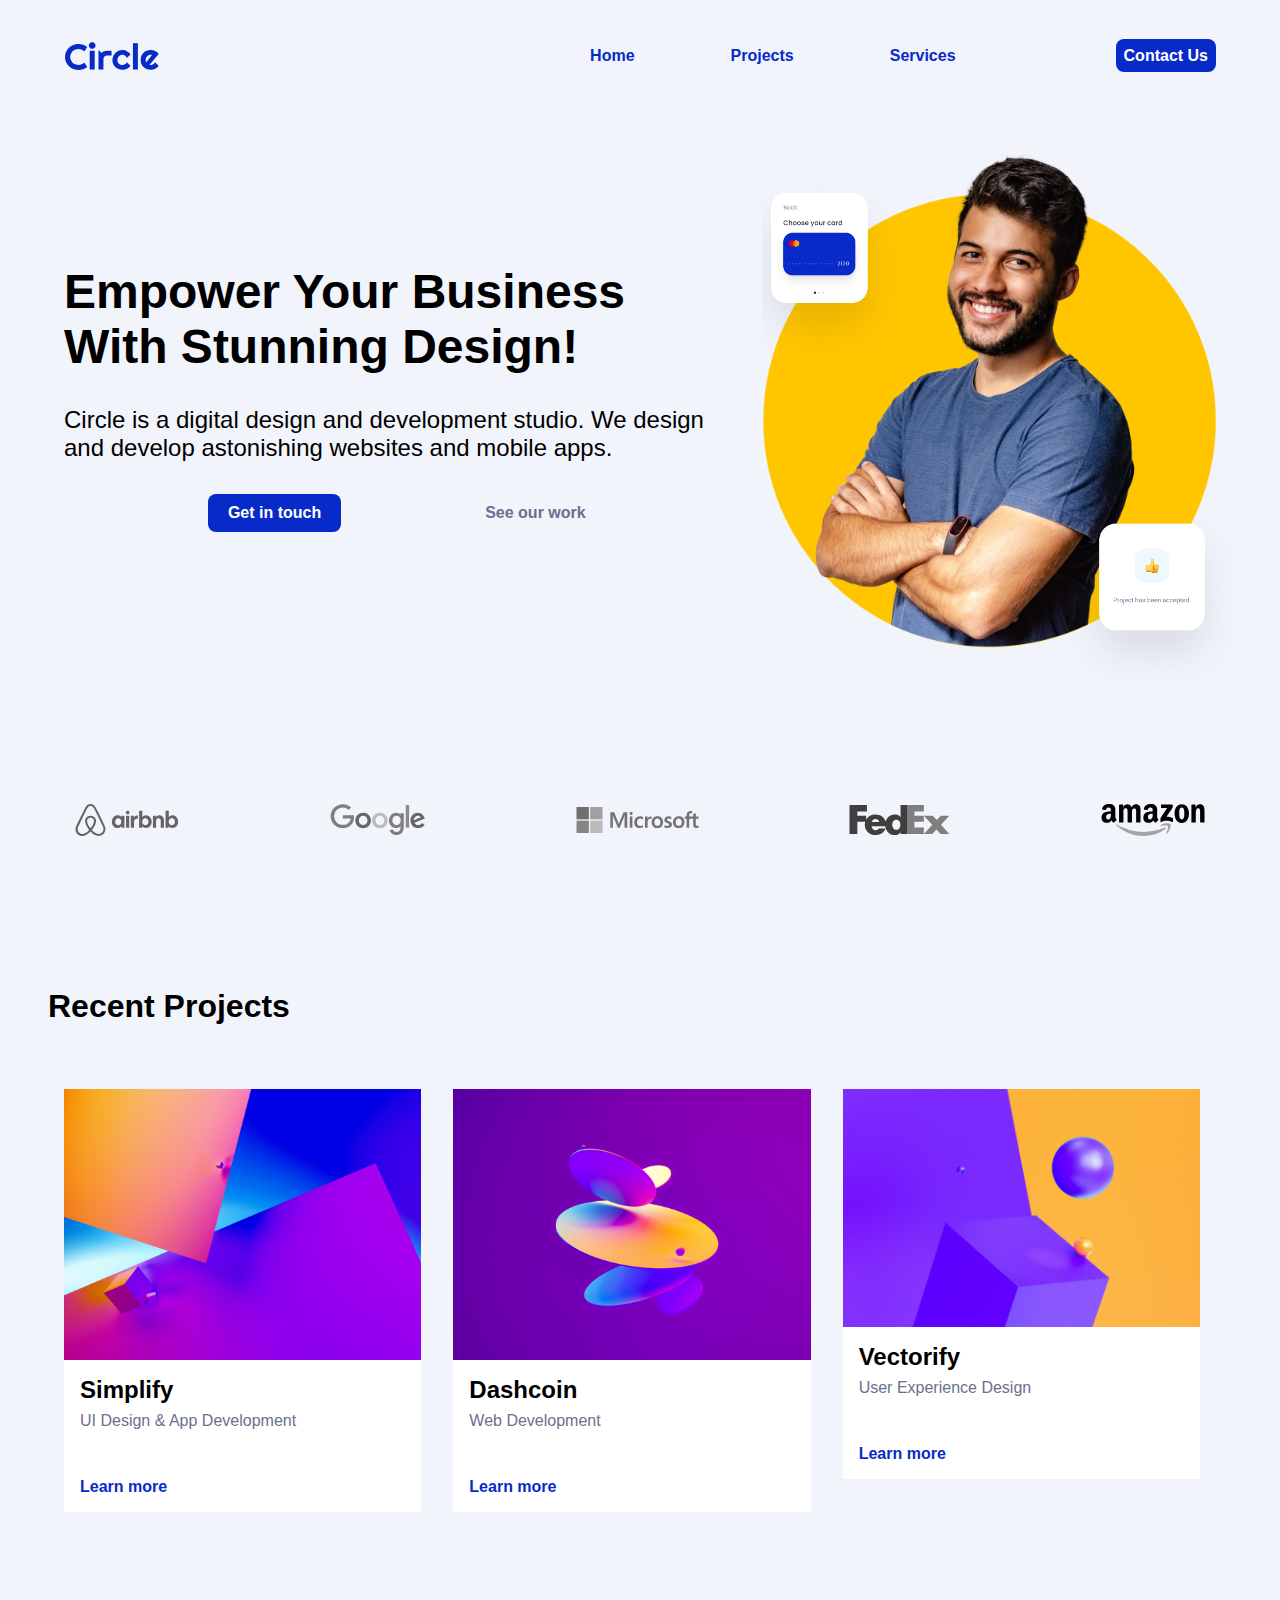
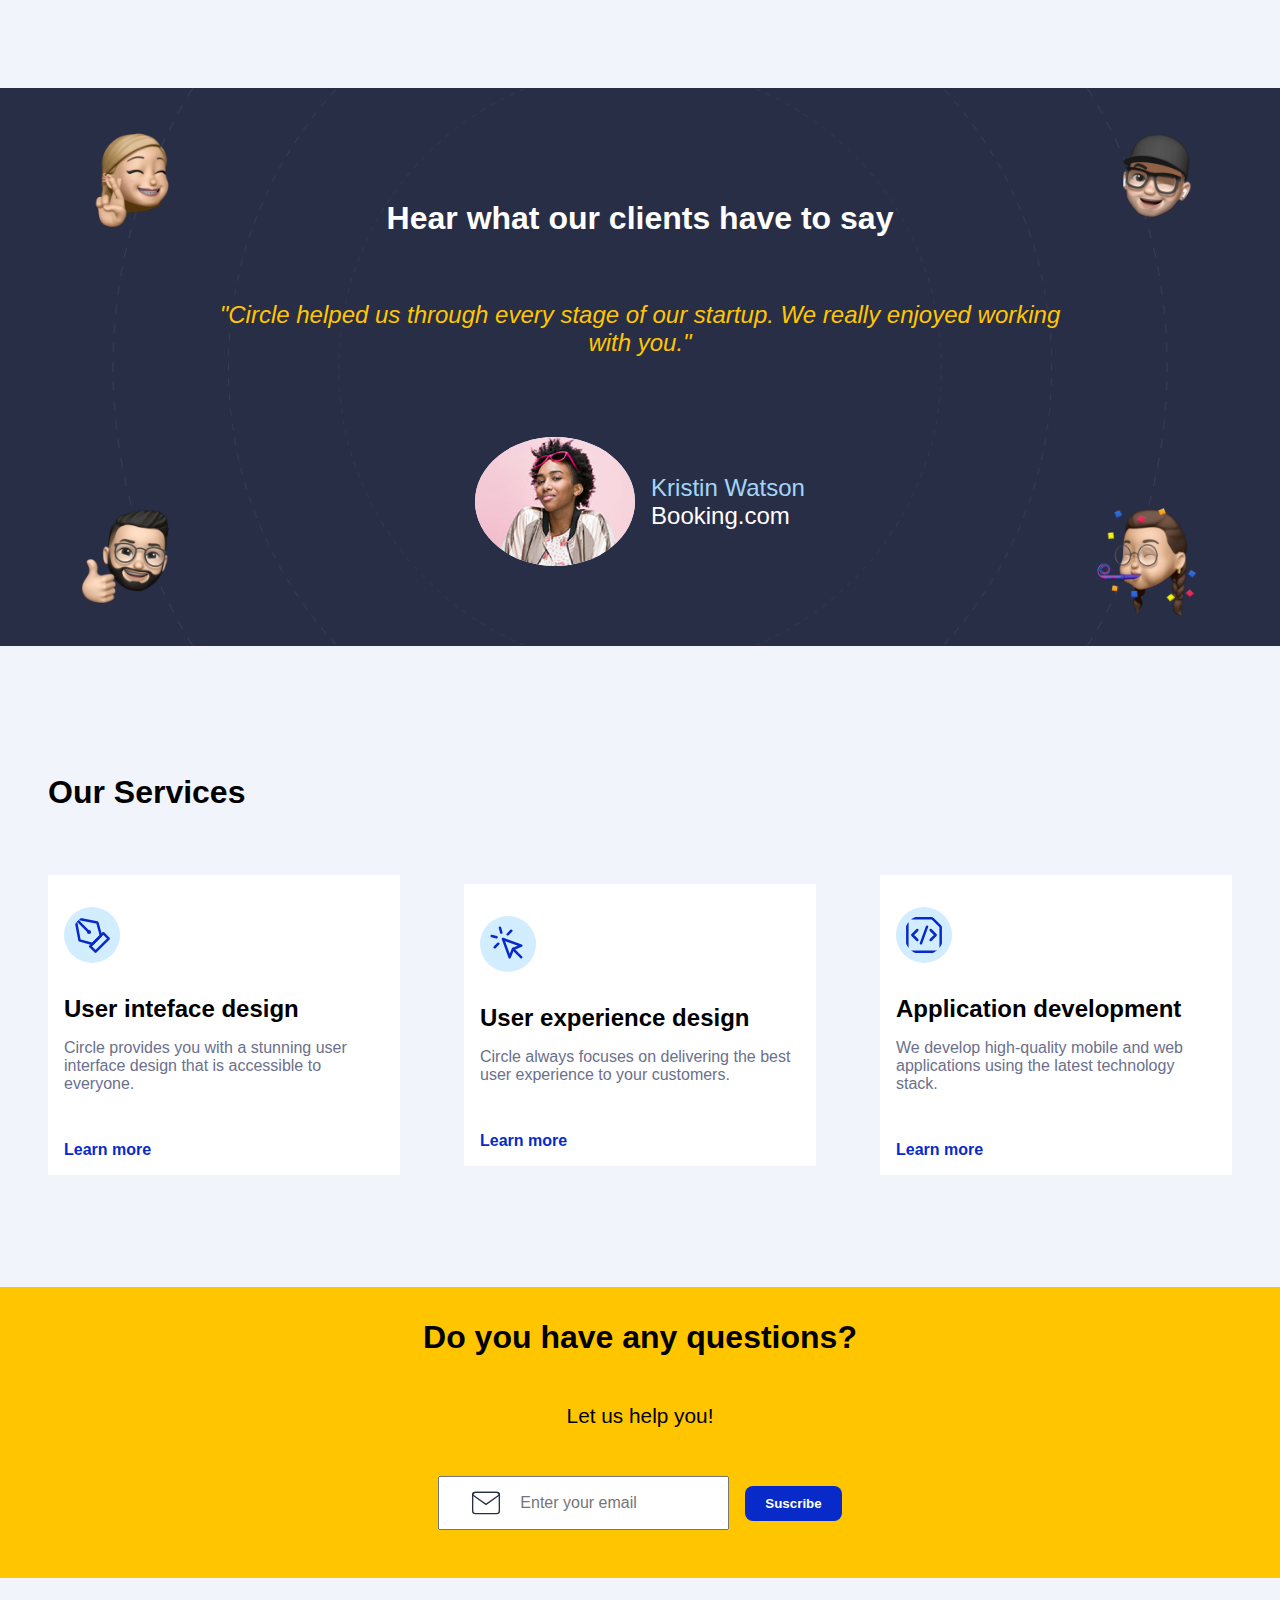
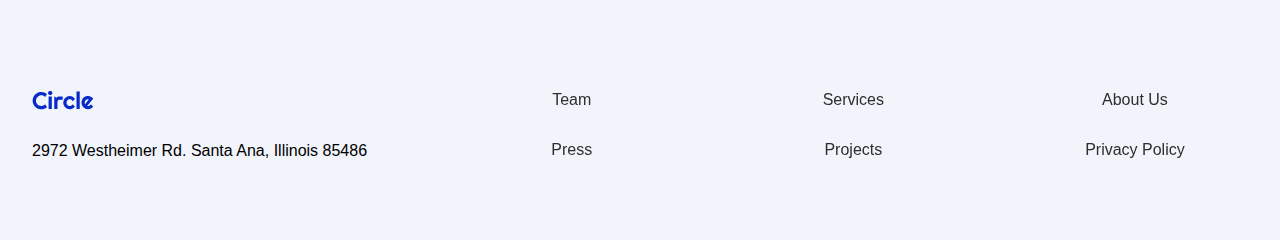
<file: index.html>
<!DOCTYPE html>
<html lang="en">
    <head>
    <meta charset="UTF-8" />
    <meta name="viewport" content="width=device-width, initial-scale=1.0" />
    <title>Circle Home Page</title>
    <link rel="stylesheet" href="styles.css" />
    </head>
    <body>
        <header id="header">
            <div class="header-cont-1">
                <a href="index.html" target="_self"
                ><img src="logos/circle.svg" alt="Logo circle" class="logo"
                /></a>
            </div>
            <div class="header-cont-2">
                <nav id="nav-menu">
                    <ul>
                        <li><a href="index.html" class="nav-link">Home</a></li>
                        <li><a href="index.html#projects-feed" class="nav-link">Projects</a></li>
                        <li><a href="index.html#services" class="nav-link">Services</a></li>
                        <li><a href="contact.html" class="nav-button">Contact Us</a></li>
                    </ul>
                </nav>
            </div>
            <div class="header-cont-3">
                <button id="menu-hamburger">
                    <span class="bar"></span>
                    <span class="bar"></span>
                    <span class="bar"></span>
                </button>
            </div>
        </header>
        
        <main>
            <section id="hero">
                <div class="hero-cont-1">
                    <div>
                        <h1>Empower Your Business With Stunning Design!</h1>
                        <p>
                            Circle is a digital design and development studio. We design and
                            develop astonishing websites and mobile apps.
                        </p>
                    </div>
                    <div class="hero-cont-links">
                        <a href="index.html#newsletter" class="button">Get in touch</a>
                        <a href="index.html#projects-feed" class="link">See our work</a>
                    </div>
                </div>
                <div class="hero-cont-2">
                    <img
                    src="hero-section/hero-image.png"
                    alt="Image of a random guy smiling"
                    class="hero-main"
                    />
                    <img 
                    src="hero-section/card-1.png"
                    alt="Image of a credit card"
                    class="floating-card-1"
                    />
                    <img
                    src="hero-section/card-2.png"
                    alt="Image of a thumbs up indicating that the project was accepted"
                    class="floating-card-2"
                    />
                </div>
            </section>
            
            <section id="logos">
                <div class="logos-img">
                    <a href="https://www.airbnb.com/" target="_blank"
                    ><img
                    src="logos/airbnb-logo.svg"
                    alt="Logo Airbnb"
                class="logos-img"
                /></a>
                </div>
                <div class="logos-img">
                    <a href="https://www.google.com/" target="_blank"
                    ><img
                    src="logos/google-logo.svg"
                    alt="Logo Google"
                    class="logos-img"
                    /></a>
                </div>
                <div class="logos-img">
                    <a href="https://www.microsoft.com/" target="_blank"
                    ><img
                    src="logos/microsoft-logo.svg"
                    alt="Logo Microsoft"
                    class="logos-img"
                    /></a>
                </div>
                <div class="logos-img">
                    <a href="https://www.fedex.com/" target="_blank"
                    ><img src="logos/fedex-logo.svg" alt="Logo Fedex" class="logos-img"
                    /></a>
                </div>
                <div class="logos-img">
                    <a href="https://www.amazon.com/" target="_blank"
                    ><img
                    src="logos/amazon-logo.svg"
                    alt="Logo Amazon"
                    class="logos-img"
                    /></a>
                </div>
            </section>

            <section id="projects-feed">
                <h2>Recent Projects</h2>
                <div class="projects">
                    <a href="projects.html?project=simplify" target="_self">
                        <div class="projects-cont">
                            <img
                            src="projects-section/1.jpg"
                            alt="Abstract image of the project"
                            />
                            <h3>Simplify</h3>
                            <h4>UI Design & App Development</h4>
                            <p>Learn more</p>
                        </div>
                    </a>
                    <a href="projects.html?project=dashcoin" target="_self">
                        <div class="projects-cont">
                            <img
                            src="projects-section/2.jpg"
                            alt="Abstract image of the project"
                            />
                            <h3>Dashcoin</h3>
                            <h4>Web Development</h4>
                            <p>Learn more</p>
                        </div>
                    </a>
                    <a href="projects.html?project=vectorify" target="_self">
                        <div class="projects-cont">
                            <img
                            src="projects-section/3.jpg"
                            alt="Abstract image of the project"
                            />
                            <h3>Vectorify</h3>
                            <h4>User Experience Design</h4>
                            <p>Learn more</p>
                        </div>
                    </a>
                    <a href="projects.html?project=lorem" target="_self" id="lorem" class="lorem-project">
                        <div class="projects-cont">
                        <img
                            src="projects-section/4.jpg"
                            alt="Abstract image of the project"
                        />
                        <h3>Lorem ipsum</h3>
                        <h4>Lorem ipsum</h4>
                        <p>Learn more</p>
                        </div>
                    </a>
                </div>     
            </section>
            
            <section id="testimonials">
                <article class="testimonials-cont">
                    <h2>Hear what our clients have to say</h2>
                    <h4>
                        "Circle helped us through every stage of our startup. We really
                        enjoyed working with you."
                    </h4>
                    <div class="review">
                        <img
                        src="testimonial-section/profile.png"
                        alt="Profile image of a client"
                        />
                        <p>Kristin Watson<br><span class="booking">Booking.com</spa></p>
                    </div>
                    <img src="testimonial-section/memoji-1.png" alt="Emoji of a girl crossing her fingers" class="emoji-1"/>
                    <img src="testimonial-section/memoji-2.png" alt="Emoji of a boy winking" class="emoji-2"/>
                    <img src="testimonial-section/memoji-3.png" alt="Emoji of a boy giving a thumbs-up" class="emoji-3"/>
                    <img src="testimonial-section/memoji-4.png" alt="Emojo of a girl partying" class="emoji-4"/>
                </article>
            </section>
                
            <section id="services">
                    <h2>Our Services</h2>
                    <div class="services">
                        <div class="services-cont">
                            <img src="services-section/icons/1.svg" alt="Icon image of a pen" />
                            <h3>User inteface design</h3>
                            <h4>
                            Circle provides you with a stunning user interface design that is
                            accessible to everyone.
                            </h4>
                            <a href="#header">Learn more</a>
                        </div>
                        <div class="services-cont">
                            <img
                            src="services-section/icons/2.svg"
                            alt="Icon image of a cursor"
                            />
                            <h3>User experience design</h3>
                            <h4>
                                Circle always focuses on delivering the best user experience to
                                your customers.
                            </h4>
                            <a href="#header">Learn more</a>
                        </div>
                        <div class="services-cont">
                            <img src="services-section/icons/3.svg" alt="Icon image of a tag" />
                            <h3>Application development</h3>
                            <h4>
                                We develop high-quality mobile and web applications using the
                                latest technology stack.
                            </h4>
                            <a href="#header">Learn more</a>
                        </div>
                    </div>
            </section>
        
            <section id="newsletter">
                <div class="newsletter-cont">
                    <h2>Do you have any questions?</h2>
                    <h4>Let us help you!</h4>
                    <form action="contact.html" method="post" class="news-form">
                        <div class="input-box">
                            <img src="newsletter/icon/mail.svg" alt="e-mail icon" class="mail-icon">
                            <input type="email" placeholder="Enter your email"/>
                        </div>
                        <button type="submit" class="button">Suscribe</button>
                    </form>
                </div>
            </section>
        </main>

        <footer id="footer">
            <div class="footer-cont-1">  
                <a href="#header" target="_self"><img src="logos/circle.svg" alt="Logo circle"/></a>
                <p>2972 Westheimer Rd. Santa Ana, Illinois 85486</p>
            </div>
            <ul class="footer-cont-2">
                <li><a href="index.html#hero">Team</a></li>
                <li><a href="index.html#services">Services</a></li>
                <li><a href="index.html#hero">About Us</a></li>
                <li><a href="index.html#hero">Press</a></li>
                <li><a href="index.html#projects-feed">Projects</a></li>
                <li><a href="index.html#hero">Privacy Policy</a></li>
            </ul>
        </footer>
        <a href="#header" class="scroll-to-top" title="Back to top">
            <svg xmlns="http://www.w3.org/2000/svg" fill="none" viewBox="0 0 24 24"
            stroke-width="1.5" stroke="currentColor" width="24" height="24">
                <path stroke-linecap="round" stroke-linejoin="round"
                d="m15 11.25-3-3m0 0-3 3m3-3v7.5M21 12a9 9 0 1 1-18 0 9 9 0 0 1 18 0Z" />
            </svg>
        </a>
        <script src="functions.js"></script>
    </body>
</html>
</file>
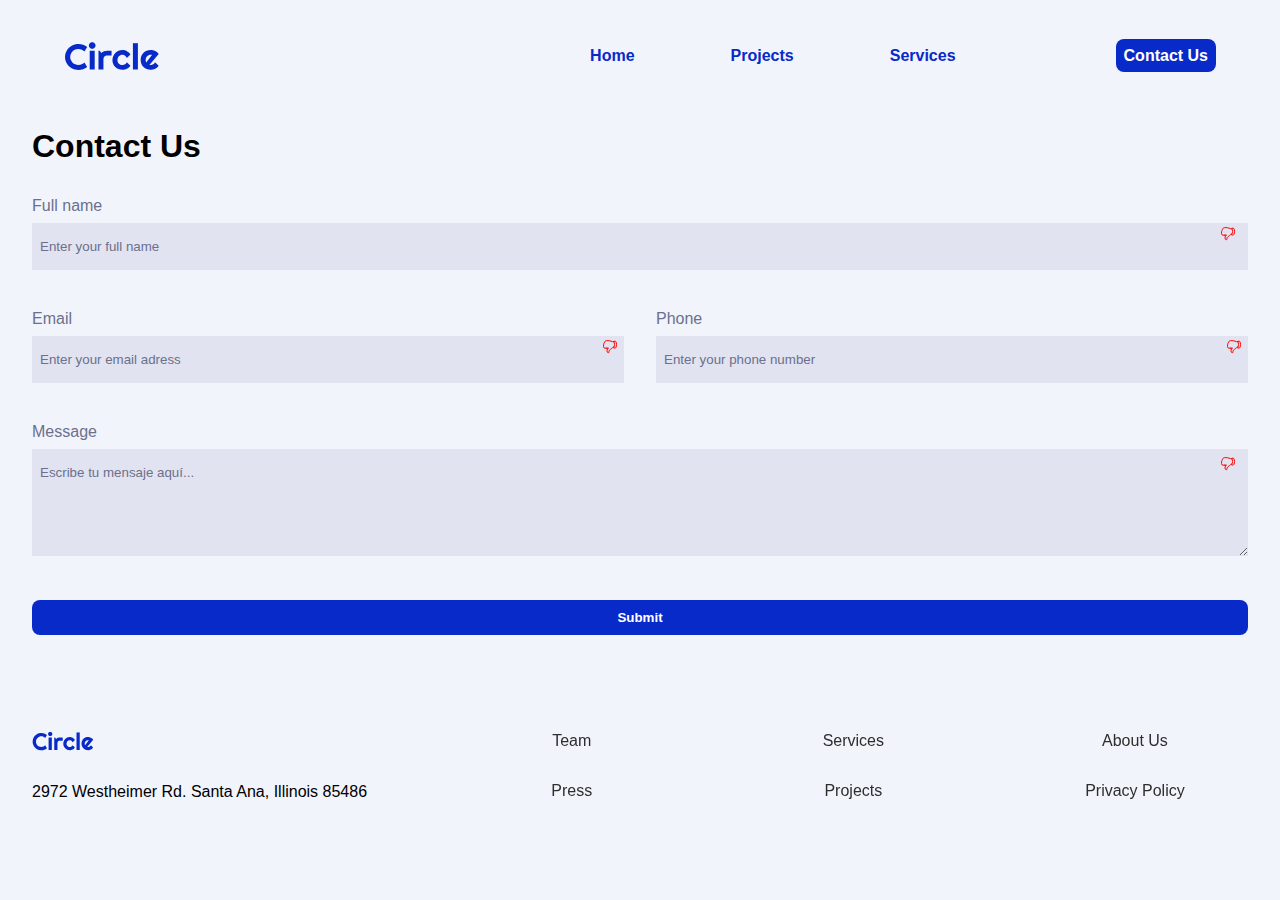
<file: contact.html>
<!DOCTYPE html>
<html lang="en">
  <head>
    <meta charset="UTF-8" />
    <meta name="viewport" content="width=device-width, initial-scale=1.0" />
    <title>Circle Contact Page</title>
    <link rel="stylesheet" href="styles.css" />
  </head>
  <body>
    <header id="header">
      <div class="header-cont-1">
        <a href="index.html" target="_self"
          ><img src="logos/circle.svg" alt="Logo circle" class="logo"
        /></a>
      </div>
      <div class="header-cont-2">
        <nav id="nav-menu">
          <ul>
            <li><a href="index.html" class="nav-link">Home</a></li>
            <li>
              <a href="index.html#projects-feed" class="nav-link">Projects</a>
            </li>
            <li><a href="index.html#services" class="nav-link">Services</a></li>
            <li><a href="contact.html" class="nav-button">Contact Us</a></li>
          </ul>
        </nav>
      </div>
      <div class="header-cont-3">
        <button id="menu-hamburger">
          <span class="bar"></span>
          <span class="bar"></span>
          <span class="bar"></span>
        </button>
      </div>
    </header>

    <main id="form-cont">
      <form id="form">
        <h2>Contact Us</h2>
        <div class="input-group">
          <p>Full name</p>
          <div class="thumbs-corner">
            <img
              src="contact-page/thumbs-down.svg"
              alt="Thumbs down red icon"
            />
            <input
              name="name"
              type="text"
              id="name"
              placeholder="Enter your full name"
            />
          </div>
          <small class="error-message"></small>
        </div>
        <div class="form-slots">
          <div class="input-group">
            <p>Email</p>
            <div class="thumbs-corner">
              <img
                src="contact-page/thumbs-down.svg"
                alt="Thumbs down red icon"
              />
              <input
                name="email"
                type="email"
                id="email"
                placeholder="Enter your email adress"
              />
            </div>
            <small class="error-message"></small>
          </div>
          <div class="input-group">
            <p>Phone</p>
            <div class="thumbs-corner">
              <img
                src="contact-page/thumbs-down.svg"
                alt="Thumbs down red icon"
              />
              <input
                name="phone"
                type="number"
                id="phone"
                placeholder="Enter your phone number"
              />
            </div>
            <small class="error-message"></small>
          </div>
        </div>
        <div class="input-group">
          <p>Message</p>
          <div class="thumbs-corner">
            <img
              src="contact-page/thumbs-down.svg"
              alt="Thumbs down red icon"
              class="message-thumb"
            />
            <textarea
              name="message"
              id="message"
              placeholder="Escribe tu mensaje aquí..."
              rows="5"
              cols="30"
            ></textarea>
          </div>
          <small class="error-message"></small>
        </div>
        <button type="submit" class="button">Submit</button>
      </form>
    </main>
    <footer id="footer">
      <div class="footer-cont-1">
        <a href="#header" target="_self"
          ><img src="logos/circle.svg" alt="Logo circle"
        /></a>
        <p>2972 Westheimer Rd. Santa Ana, Illinois 85486</p>
      </div>
      <ul class="footer-cont-2">
        <li><a href="index.html#hero">Team</a></li>
        <li><a href="index.html#services">Services</a></li>
        <li><a href="index.html#hero">About Us</a></li>
        <li><a href="index.html#hero">Press</a></li>
        <li><a href="index.html#projects-feed">Projects</a></li>
        <li><a href="index.html#hero">Privacy Policy</a></li>
      </ul>
    </footer>
    <script src="functions.js" defer></script>
  </body>
</html>
</file>
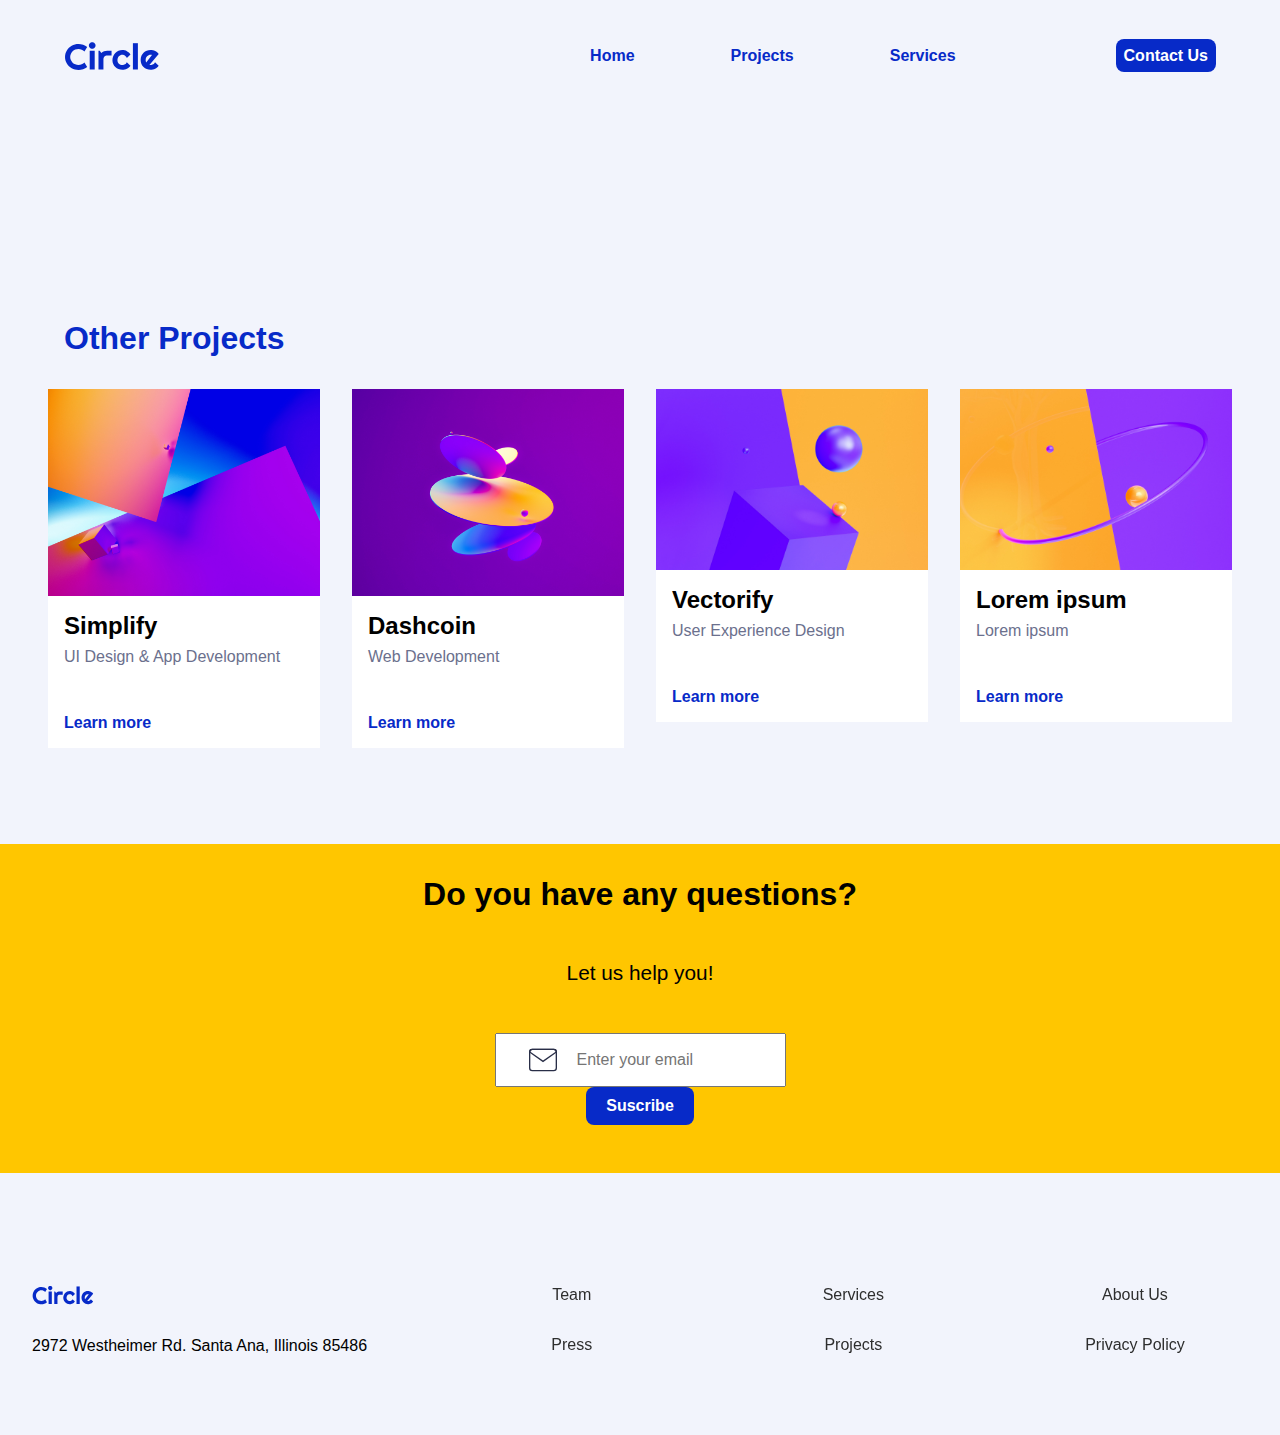
<file: projects.html>
<!DOCTYPE html>
<html lang="en">
  <head>
    <meta charset="UTF-8" />
    <meta name="viewport" content="width=device-width, initial-scale=1.0" />
    <title>Circle Projects Page</title>
    <link rel="stylesheet" href="styles.css" />
  </head>
  <body>
    <header id="header">
      <div class="header-cont-1">
        <a href="index.html" target="_self"
          ><img src="logos/circle.svg" alt="Logo circle" class="logo"
        /></a>
      </div>
      <div class="header-cont-2">
        <nav id="nav-menu">
          <ul>
            <li><a href="index.html" class="nav-link">Home</a></li>
            <li><a href="index.html#projects-feed" class="nav-link">Projects</a></li>
            <li><a href="index.html#services" class="nav-link">Services</a></li>
            <li><a href="contact.html" class="nav-button">Contact Us</a></li>
          </ul>
        </nav>
      </div>
      <div class="header-cont-3">
        <button id="menu-hamburger">
          <span class="bar"></span>
          <span class="bar"></span>
          <span class="bar"></span>
        </button>
      </div>
    </header>

    <main>
      <section id="dinamic-project">
        <h5 class="dinamic-title"></h5>
        <div class="dinamic-info">
          <h6 class="dinamic-description"></h6>
          <h7 class="dinamic-date"> </h7>
        </div>
        <img class="dinamic-img" />
        <p class="dinamic-text"></p>
      </section>

      <section id="projects" class="projects">
        <h2 class="projects-title">Other Projects</h2>
        <div class="projects-palette">
          <a href="projects.html?project=simplify" target="_self" id="simplify">
            <div class="projects-cont">
              <img
                src="projects-section/1.jpg"
                alt="Abstract image of the project"
              />
              <h3>Simplify</h3>
              <h4>UI Design & App Development</h4>
              <p>Learn more</p>
            </div>
          </a>
          <a href="projects.html?project=dashcoin" target="_self" id="dashcoin">
            <div class="projects-cont">
              <img
                src="projects-section/2.jpg"
                alt="Abstract image of the project"
              />
              <h3>Dashcoin</h3>
              <h4>Web Development</h4>
              <p>Learn more</p>
            </div>
          </a>
          <a href="projects.html?project=vectorify" target="_self" id="vectorify">
            <div class="projects-cont">
              <img
                src="projects-section/3.jpg"
                alt="Abstract image of the project"
              />
              <h3>Vectorify</h3>
              <h4>User Experience Design</h4>
              <p>Learn more</p>
            </div>
          </a>
          <a href="projects.html?project=lorem" target="_self" id="lorem">
            <div class="projects-cont">
              <img
                src="projects-section/4.jpg"
                alt="Abstract image of the project"
              />
              <h3>Lorem ipsum</h3>
              <h4>Lorem ipsum</h4>
              <p>Learn more</p>
            </div>
          </a>
        </div>
      </section>

      <section id="newsletter">
        <div class="newsletter-cont">
          <h2>Do you have any questions?</h2>
          <h4>Let us help you!</h4>
          <form action="contact.html" method="get" class="news-form">
            <div class="input-box">
              <img
                src="newsletter/icon/mail.svg"
                alt="e-mail icon"
                class="mail-icon"
              />
              <input type="email" placeholder="Enter your email" />
            </div>
          </form>
          <a href="contact.html" class="button">Suscribe</a>
        </div>
      </section>
    </main>

    <footer id="footer">
      <div class="footer-cont-1">
        <a href="#header" target="_self"
          ><img src="logos/circle.svg" alt="Logo circle"
        /></a>
        <p>2972 Westheimer Rd. Santa Ana, Illinois 85486</p>
      </div>
      <ul class="footer-cont-2">
        <li><a href="index.html#hero">Team</a></li>
        <li><a href="index.html#services">Services</a></li>
        <li><a href="index.html#hero">About Us</a></li>
        <li><a href="index.html#hero">Press</a></li>
        <li><a href="index.html#projects-feed">Projects</a></li>
        <li><a href="index.html#hero">Privacy Policy</a></li>
      </ul>
    </footer>
    <script src="functions.js"></script>
  </body>
</html>
</file>
<file: styles.css>
/* --- GENERAL --- */

* {
  margin: 0;
  padding: 0;
  box-sizing: border-box;
  font-family: "Roboto", sans-serif;
} 

html {
  scroll-behavior: smooth;
}

body {
  background-color: #F2F4FC;
}

main {
  max-width: 100%;
}

img {
  max-width: 100%;
  height: auto;
  display: block; /*Lo aplico para quitar el margen inferior por defecto de todas las imágenes*/
}

h1 {
  font-size: 2.2rem;
  padding-bottom: 2rem;
  font-weight: bolder;
}

h2 {
  font-size: 2rem;
  padding: 2rem;
  color: black;
  justify-content: center;
}

.button {
  display: inline-block;
  padding: 10px 20px;
  background-color: #072AC8;
  color: white;
  text-decoration: none;
  border: 0;
  border-radius: 0.5rem;
  font-weight: bold;
}

/* --- HEADER --- */

#header {
  display: flex;
  justify-content: space-between;
  align-items: top;
  width: 100%;
  padding: 1.5rem;
}

.header-cont-1 {
  flex: 2;
  display: flex;
  justify-content: flex-start;
}

.logo {
  width: auto;
  height: 1.5rem;
  padding: 0;
  margin: 0;
  
}

.header-cont-2 {
  flex: 2;
  display: flex;
  justify-content: center;
 }

#nav-menu {
  display: none; /*Con ello dejo oculto el menú por defecto*/
  flex-direction: column;
  margin-top: 2rem;
  font-size: 1rem;
  line-height: 3rem;
  text-align: center;
  }

#nav-menu.active {
  display: flex; /*Cuando se activa (clase .active), se muestra*/
}

#nav-menu ul {
  list-style: none;  
}

.nav-link {
  color: #072AC8;
  font-weight: bold;
  text-decoration: none;
}

.nav-button {
  text-decoration: none;
  color: white;
  background-color: #072AC8;
  font-weight: bold;
  padding: 0.5rem 0.5rem;  
  border-radius: 0.5rem;
}

.header-cont-3 {
  flex: 0.5;
  display: flex;
  justify-content: flex-end;
}

#menu-hamburger {
  background: none;
  border: none;
  box-shadow: none;
  outline: none;
  padding: 0;
  margin: 0;
  width: auto;
  height: 2rem;
  cursor: pointer;
  display: flex;
  flex-direction: column;
  gap: 0.3rem;
}

.bar {
  width: 1.5rem;
  height: 0.3rem;
  background-color: none;
  background: #6B708D;
  border-radius: 0.5rem;
}

/* --- HERO SECTION --- */

#hero {
  display: flex;
  width: 100%;
  padding: 0.5rem 2rem 0rem 2rem;
  flex-direction: column;
  align-items: center;
}

.hero-cont-1 p {
  font-size: 1.2rem;
  padding-bottom: 2rem;
  font-weight: lighter;
}

.hero-cont-links {
  display: flex;
  padding-bottom: 2rem;
  flex-direction: row;
  flex-wrap: nowrap;
  align-content: center;
  justify-content: space-evenly;
  align-items: center;
}

.link {
  text-decoration: none;
  font-weight: bold;
  color: #6B708D;
}

.hero-cont-2 {
  display: flex;
  flex-direction: column;
  flex-wrap: nowrap;
  padding: 2rem 0rem 2rem 0rem;
}

/* --- LOGOS SECTION --- */

#logos {
  display: flex;
  width: 100%;
  flex-direction:row;
  flex-wrap: wrap;
  justify-content:space-around;
  align-items: center;
  padding: 2rem 0rem 2rem 0rem;
}

#logos img {
  padding: 1.5rem;
  filter: saturate(0%);
  transition: filter 0.3s ease;
}

#logos img:hover {
  filter: saturate(100%);
}

/* --- PROJECTS SECTION --- */

#projects-feed {
  display: flex;
  justify-content: center;
  flex-direction: column;
  flex-wrap: wrap;
  align-content: flex-start;
  align-items:flex-start;
}

.projects {
  display: flex;
  width: 100%;
  flex-direction: column;
  flex-wrap: nowrap;
  justify-content: space-around;
  align-items: flex-start;
  padding: 2rem 2rem 0rem 2rem;
}

.projects a {
  text-decoration: none;
}

.projects-cont {
  background-color: white;
  margin-bottom: 2rem;
}

.projects-cont:hover {
  box-shadow: 0.5rem 0.5rem 1rem rgba(0, 0, 0, 0.25);
}

.projects-cont h3 {
  font-size: 1.5rem;
  color: black;
  padding: 1rem 1rem 0.5rem 1rem;
}

.projects-cont h4 {
  font-size: 1rem;
  padding: 0rem 1rem 2rem 1rem;
  font-weight: lighter;
  color: #6B708D;
}

.projects-cont p {
  display: inline-block;
  padding: 1rem;
  font-weight: bolder;
  color: #072AC8;
}

.projects-cont p:hover {
  text-decoration: underline;
}

/* --- TESTIMONIALS SECTION --- */

#testimonials {
  display: flex;
  width: 100%;
  align-items: center;
  text-align: center;
  justify-content: center;
}

.testimonials-cont {
  margin: 2rem 1rem 3rem 1rem;
  padding: 5rem 1rem 3rem 1rem;
  background-color: #292E47;
  background-image: url("testimonial-section/orbit.png");
  background-position: left;
  background-size: cover;
  background-repeat: no-repeat;
}

.testimonials-cont h2 {
  color: white;

}

.testimonials-cont h4 {
  width: 100%;
  font-size: 1rem;
  font-style: italic;
  padding: 1rem 0rem 2rem 0rem;
  font-weight: normal;
  color: #FFC600;
}

.review {
  display: flex;
  flex-direction: row;
  flex-wrap: nowrap;
  justify-content: center;
  align-items: center;
}

.review img {
  width: 5rem;
  height: 5rem;
  border-radius: 50%;
  object-fit: cover;
  background-color: #F2F4FC;
  margin-right: 1rem;
}

.review p {
  font-size: 1rem;
  text-align: left;
  color: #A2D6F9;
}

.booking {
  color: white;
}

/* --- SERVICES SECTION --- */

#services {
  display: flex;
  width: 100%;
  overflow: hidden;
  flex-direction: column;
  padding: 1rem;
}

#services h2 {
  padding-bottom: 4rem;
}

.services-cont {
  display: flex;
  max-width: 100%;
  background-color: white;
  flex-direction: column;
  align-content: flex-start;
  align-items: flex-start;
  margin-bottom: 2rem;
}

.services-cont:hover {
  box-shadow: 0.5rem 0.5rem 1rem rgba(0, 0, 0, 0.25);
}

.services-cont img {
  margin: 2rem 1rem 1rem 1rem;
  padding: 0.5rem;
  background-color: #D1EDFF;
  border-radius: 50%;
}

.services-cont h3 {
  font-size: 1.5rem;
  padding: 1rem;
  color: black;
}

.services-cont h4 {
  font-size: 1rem;
  padding: 0rem 1rem 2rem 1rem;
  font-weight: lighter;
  color: #6B708D;
}

.services-cont a {
  display: inline-block;
  text-decoration: none;
  padding: 1rem;
  font-weight: bolder;
  color: #072AC8;
}

.services-cont a:hover {
  text-decoration: underline;
}

/* --- NEWSLETTER SECTION --- */

#newsletter {
  display: flex;
  width: 100%;
  margin-bottom: 5rem;
}

.newsletter-cont {
  display: flex;
  width: 100%;
  flex-direction: column;
  flex-wrap: nowrap;
  align-items: center;
  text-align: center;
  background-color: #FFC600;
  margin: 1rem;
  padding: 1rem 1rem 3rem 1rem;
}

.newsletter-cont h2 {
  padding: 1rem 1rem 3rem 1rem;
}

.newsletter-cont h4 {
  font-size: 1.3rem;
  font-weight: normal;
  padding-bottom: 3rem;
}

.input-box {
  position: relative;
  display: flex;
  width: 100%;
  margin-bottom: 2rem;
  flex-direction: row;
  flex-wrap: nowrap;
  justify-content: space-between;
  align-items: center;
}

.mail-icon {
  position: absolute;
  width: 4rem;
  height: auto;
  padding-left: 2rem;
}

.input-box input {
  padding: 1rem 0rem 1rem 5rem;
  font-size: 1rem;  
}

/* --- FOOTER --- */

#footer {
  display: flex;
  width: 100%;
  margin-bottom: 5rem;
  flex-direction: column;
  align-content: center;
  justify-content: center;
  align-items: center;
  text-align: center;
}

.footer-cont-1 a {
  display: flex;
  align-items: center;
  justify-content: center;
}

.footer-cont-1 p {
  padding: 2rem;
  text-align: center;
}

.footer-cont-2 {
  display: flex;
  flex-direction: row;
  flex-wrap: wrap;
  justify-content: center;
  list-style: none;
}

.footer-cont-2 li {
  padding: 1rem;
}

.footer-cont-2 a {
  text-decoration: none;
  color: #072AC8;
  filter: saturate(0%);
}

.footer-cont-2 a:hover {
  text-decoration: underline;
  filter: saturate(100%);
}

@keyframes bounce {
  0%, 100% {
    transform: translateY(0);
  }
  50% {
    transform: translateY(-6px);
  }
}

.scroll-to-top {
  position: fixed;
  bottom: 2rem;
  right: 2rem;
  background-color: #6B708D;
  color: white;
  border-radius: 50%;
  padding: 0.5rem;
  border: 0.1rem solid white;
  box-shadow: 0 0.5rem 1rem rgba(0, 0, 0, 0.2);
  opacity: 0;
  pointer-events: none;
  transition: opacity 0.3s ease-in-out;
  z-index: 1000;
  animation: bounce 1.2s infinite ease-in-out;
}
.scroll-to-top.visible {
  opacity: 1;
  pointer-events: auto;
}

/* --- CONTACT PAGE --- */

#form-cont {
  display: flex;
  width: 100%;
  flex-direction: column;
  justify-content: space-around;
  align-items: center;
  padding: 2rem;
  margin-bottom: 2rem;
}

#form-cont h2 {
  padding: 0rem 0rem 2rem 0rem;
}

#form-cont form {
  width: 100%;
}

#form-cont p {
  font-size: 1rem;
  padding: 0rem 0rem 0.5rem 0rem;
  font-weight: normal;
  color: #6B708D;
}

#form-cont input, textarea {
  background-color: #E1E3F0;
  width: 100%;
  padding: 1rem 0rem 1rem 0.5rem;
  border: none;
}

#form-cont input::placeholder, textarea::placeholder {
  color: #6B708D;
}

#form-cont button {
  width: 100%;
}

.input-group {
  display: flex;
  flex-direction: column;
  align-items: stretch;
  position: relative;
  margin-bottom: 2rem;
}

.thumbs-corner {
  position: relative;
}
.thumbs-corner img {
  position: absolute;
  width: 1rem;
  right: 3%;
  top: 5%;
}

.input-error {
  outline: 0.1rem solid red;
}

.error-message {
  color: red;
  font-size: 1rem;
  margin-top: 0.5rem;
  display: flex;
}

/* --- PROJECTS PAGE --- */

#dinamic-project {
  display: flex;
  width: 100%;
  padding: 1rem;
  flex-direction: column;
  flex-wrap: nowrap;
  justify-content: space-between;
  align-items: flex-start;
}

.dinamic-title{
  font-size: 2rem;
}

.dinamic-info {
  display: flex;
  flex-direction: row;
  flex-wrap: nowrap;
  justify-content: space-between;
  text-align: center;
  align-items: center;
}

.dinamic-description {
  font-size: 0.8rem;
  color: #6B708D;
  text-align: center;
  font-weight: normal;
  padding: 1rem;
}

.dinamic-date{
  font-size: 0.8rem;
  color: #6B708D;
  text-align: center;
  font-weight: normal;
  padding: 1rem;
}

.dinamic-img {
  width: 100%;
  box-shadow: 0.5rem 0.5rem 1rem rgba(0, 0, 0, 0.25);
}

.dinamic-text {
  color: #6B708D;
  font-size: 1rem;
  padding: 1rem;
}

.projects-title {
  color: #072AC8;
  text-align: center;
  width: 100%;
  font-size: 1.5rem;
}

/* ELEMENTS ADDED IN TABLET AND DESKTOP VERSIONS */

.floating-card-1, .floating-card-2 {
  display: none;
}

.lorem-project {
  display: none;
}

.emoji-1, .emoji-2, .emoji-3, .emoji-4 {
  display: none;
}

/* --- TABLET (768) STYLES --- */

@media (min-width: 768px) {
  
  #header {
    display: flex;
    justify-content: space-between;
    align-items: center;
    width: 100%;
    padding: 2rem;
  }
  
  .header-cont-1 {
    display: flex;
    flex: 1;
  }
  
  .header-cont-2 {
    display: flex;
    flex: 3;
    justify-content: flex-end;
   }

   .header-cont-3 {
    display: none;
  }
  
  #nav-menu {
    display: flex;
    margin: 0;
    padding: 0; 
  }

  #nav-menu ul {
    display: flex;
    gap: 4rem;
  }  
  
  #hero {
    display: flex;
    width: 100%;
    flex-direction: row;
    padding: 2rem 0rem 2rem 0rem;
  }

  .hero-cont-1 {
    display: flex;
    width: 60%;
    padding: 2rem;
    flex-direction: column;
    flex-wrap: nowrap;
    align-items: flex-start;
  }

  .hero-cont-links {
    width: 100%;
    display: flex;
    justify-content: space-evenly;
  }

  .hero-cont-1 h1 {
    font-size: 2.5rem;
  }

  .hero-cont-links {
    padding-bottom: 0rem;
  }

  .hero-cont-2 {
    width: 40%;
    display: relative;
    position: relative;
    padding-right: 2rem;
    overflow: hidden;
  }
  
  .hero-main {
    width: 100%;
    padding: 0rem;
    display: block;
    border-radius: 1rem;
  }

  .floating-card-1 {
    display: block;
    position: absolute;
    width: 10rem;
    height: auto;
    top: 10%;
    left: -10%;
  }

  .floating-card-2 {
    display: block;
    position: absolute;
    width: 10rem;
    height: auto;
    bottom: 0%;
    right: 0%;
  }

  #logos {
    padding: 3rem 0rem 3rem 0rem;
  }

  .lorem-project {
    display: flex;
  }

  .projects {
    display: flex;
    width: 100%;
    flex-direction: row;
    flex-wrap: wrap;
    justify-content: space-around;
    align-items: flex-start;
    margin-bottom: 3rem;
  }

  .projects a {
    width: 50%;
    padding: 0rem 1rem 0rem 1rem;
  }
  
  #testimonials {
    margin: 5rem 0rem;
  }

  .testimonials-cont {
    position: relative;
    margin: 0rem;
    padding: 5rem 0rem 5rem 0rem;
  }

  .testimonials-cont h4 {
    padding: 1rem 10rem 2rem 10rem;
  }

  .emoji-1, .emoji-2, .emoji-3, .emoji-4 {
    display: block;
    position: absolute;
    width: 5rem;
  }

  .emoji-1 {
    top: 5%;
    left: 5%;
  }

  .emoji-2 {
    top: 5%;
    right: 5%;
  }

  .emoji-3 {
    bottom: 5%;
    left: 5%;
  }

  .emoji-4 {
    bottom: 5%;
    right: 5%;
  }

  #services {
    margin-bottom: 5rem;
  }

  .services-cont {
    margin-left: 4rem;
    margin-right: 4rem;
  }

  .newsletter-cont {
    margin: 1rem 0rem 0rem 0rem;
  }

  .news-form {
    display: flex;
    align-items: center;
    gap: 1rem;
  }

  .input-box {
    margin-bottom: 0rem;
  }

  #footer {
    display: flex;
    width: 100%;
    margin-bottom: 3rem;
    flex-direction: row;
  }

  .footer-cont-1 {
    display: flex;
    flex: 1;
    align-items: flex-start;
    flex-direction: column;
  }

  .footer-cont-1 img{
    padding: 2rem;
  }

  .footer-cont-1 p {
    text-align: left;
    padding: 0rem 2rem 2rem 2rem;
  }
  
  .footer-cont-2 {
    flex: 2;
  }
  
  .footer-cont-2 li {
    width: 33%;
    padding: 1rem;
  }

  .input-group {
    width: 100%;
  }

  .thumbs-corner img {
    right: 1%;
  }

  .form-slots {
    display: flex;
    flex-direction: row;
    justify-content: space-between;
    gap: 2rem;
  }

  #dinamic-project {
    display: flex;
    padding: 2rem 5rem;
  }

  .dinamic-title{
    font-size: 4rem;
    padding: 1rem 0rem;
  }

  .dinamic-info {
    display: flex;
    width: 100%;
    padding: 1rem 0rem;
  }

  .dinamic-description {
    font-size: 1.5rem;
  }

  .dinamic-date {
    font-size: 1rem;
  }

  .projects-title {
    font-size: 2rem;
    padding: 0rem 2rem 2rem 2rem;
    color: #072AC8;
    text-align: left;
  }

  .projects-palette {
    display: flex;
    flex-direction: row;
    flex-wrap: wrap;
    justify-content: center;
  }
}

/* Estilos para desktop (pantallas grandes) */
@media (min-width: 1024px) {

  #header {
    margin: 0;
    padding: 2rem 2rem 1rem 2rem;
  }

  .header-cont-1 img {
    width: 6rem;
    margin-left: 2rem;
    height: auto;
  }

  .header-cont-2 a {
    font-size: 1rem;
    margin-right: 2rem;
  }

  .nav-button {
    margin-left: 4rem;
  }

  #hero {
    margin: 0;
    padding: 1rem 2rem 1rem 2rem;
  }

  .hero-cont-1 h1 {
    font-size: 3rem;
    padding-bottom: 2rem;
    font-weight: bolder;
  }

  .hero-cont-1 p {
    font-size: 1.5rem;
    padding-bottom: 2rem;
    font-weight: lighter;
  }

  .floating-card-1 {
    width: 12rem;
    left: -8%;
    top: 10%;
  }

  .floating-card-2 {
    width: 12rem;
    right: 0%;
    bottom: -2%;
  }

  #logos {
    padding: 5rem 0rem 5rem 0rem;
  }

  .lorem-project {
    display: none;
  }

  #projects-feed {
    margin: 0;
    padding: 1rem 2rem 1rem 1rem;
  }

  .projects {
    flex-wrap: nowrap;
  }

  #projects {
    display: flex;
    flex-direction: column;
  }

  .projects-palette {
    display: flex;
    flex-direction: row;
    flex-wrap: nowrap;
  }

  .testimonials-cont h2 {
    font-size: 2rem;
    padding: 2rem;
  }

  .testimonials-cont h4 {
    font-size: 1.5rem;
    padding: 2rem 13rem 5rem 13rem;
  }

  .review img {
    width: 10rem;
    height: auto;
  }

  .review p {
    font-size: 1.5rem;
  }

  .emoji-1, .emoji-2, .emoji-3, .emoji-4 {
    width: 8rem;
  }
  
  .services {
    display: flex;
    flex-direction: row;
    flex-wrap: nowrap;
    align-content: center;
    justify-content: space-evenly;
    align-items: center;
  }

  .services-cont {
    width: 30vw;
    margin: 0rem 2rem 0rem 2rem;
  }

  
}
</file>
